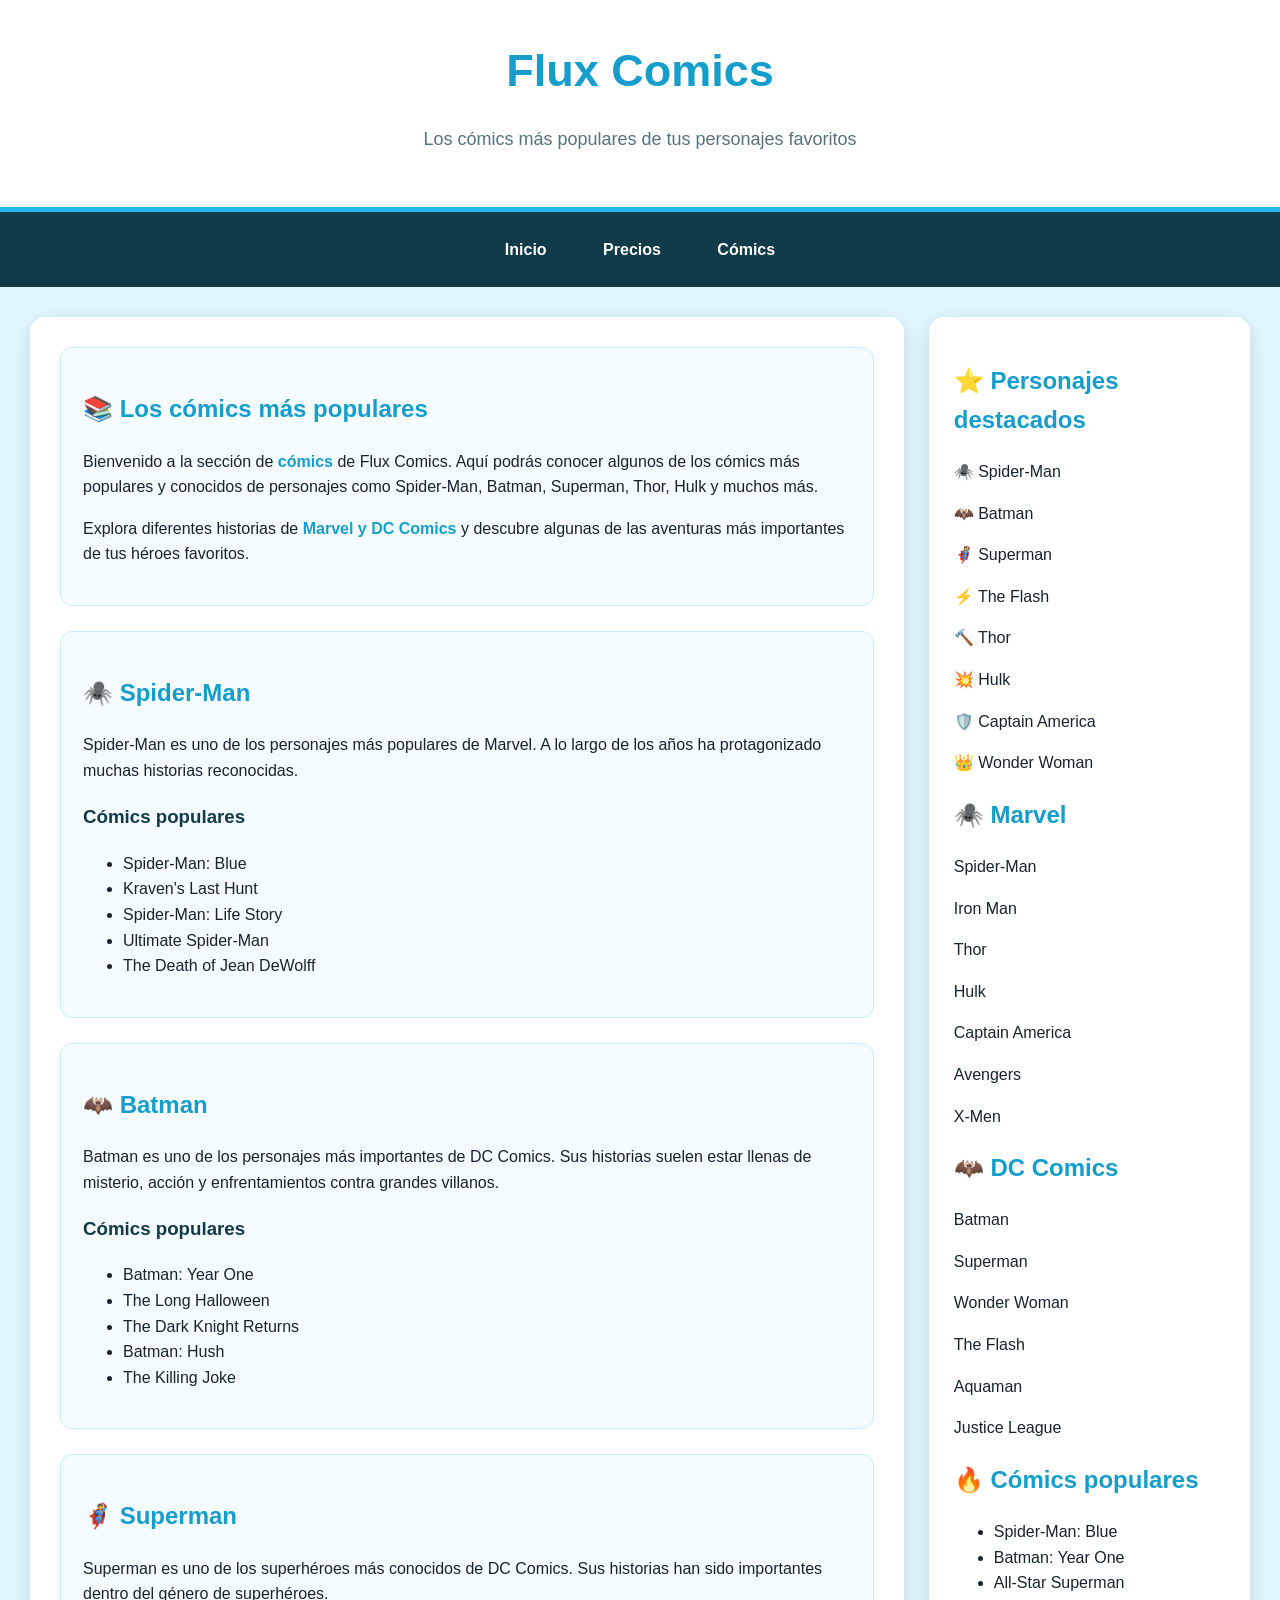
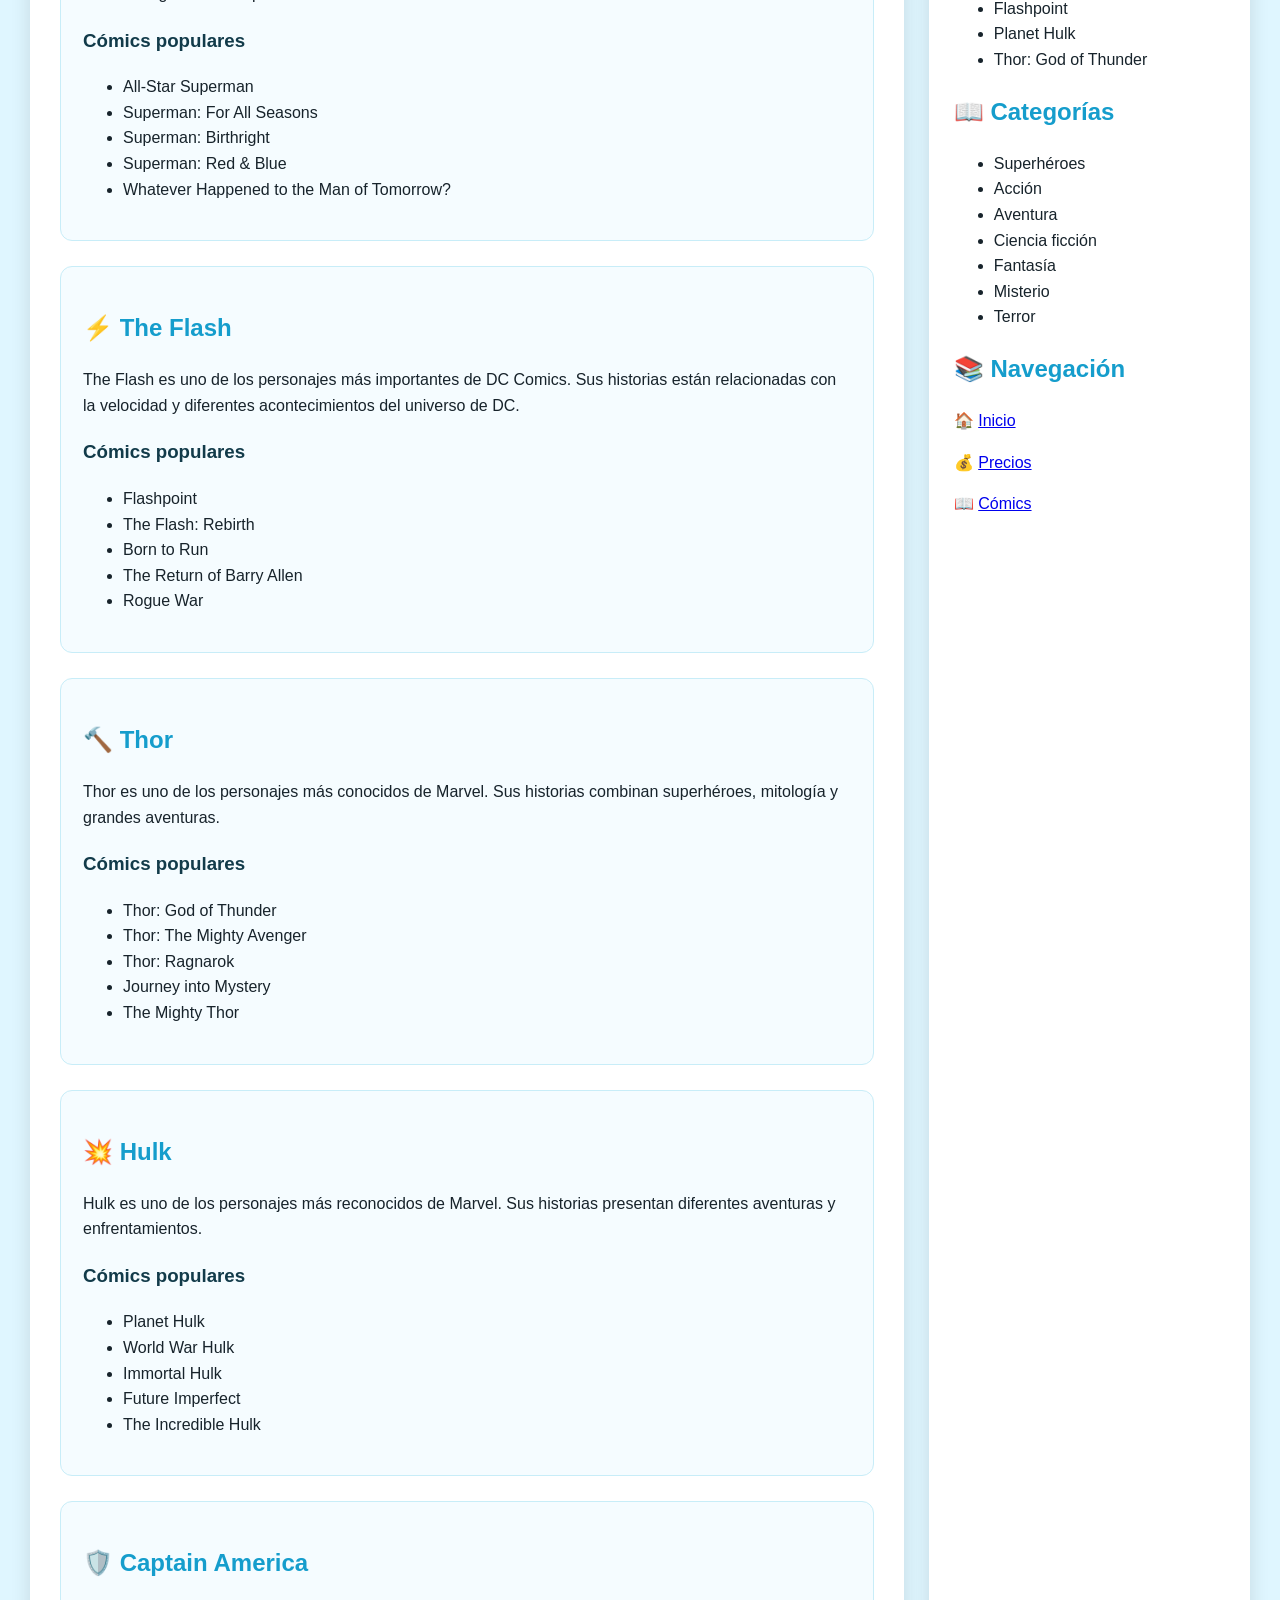
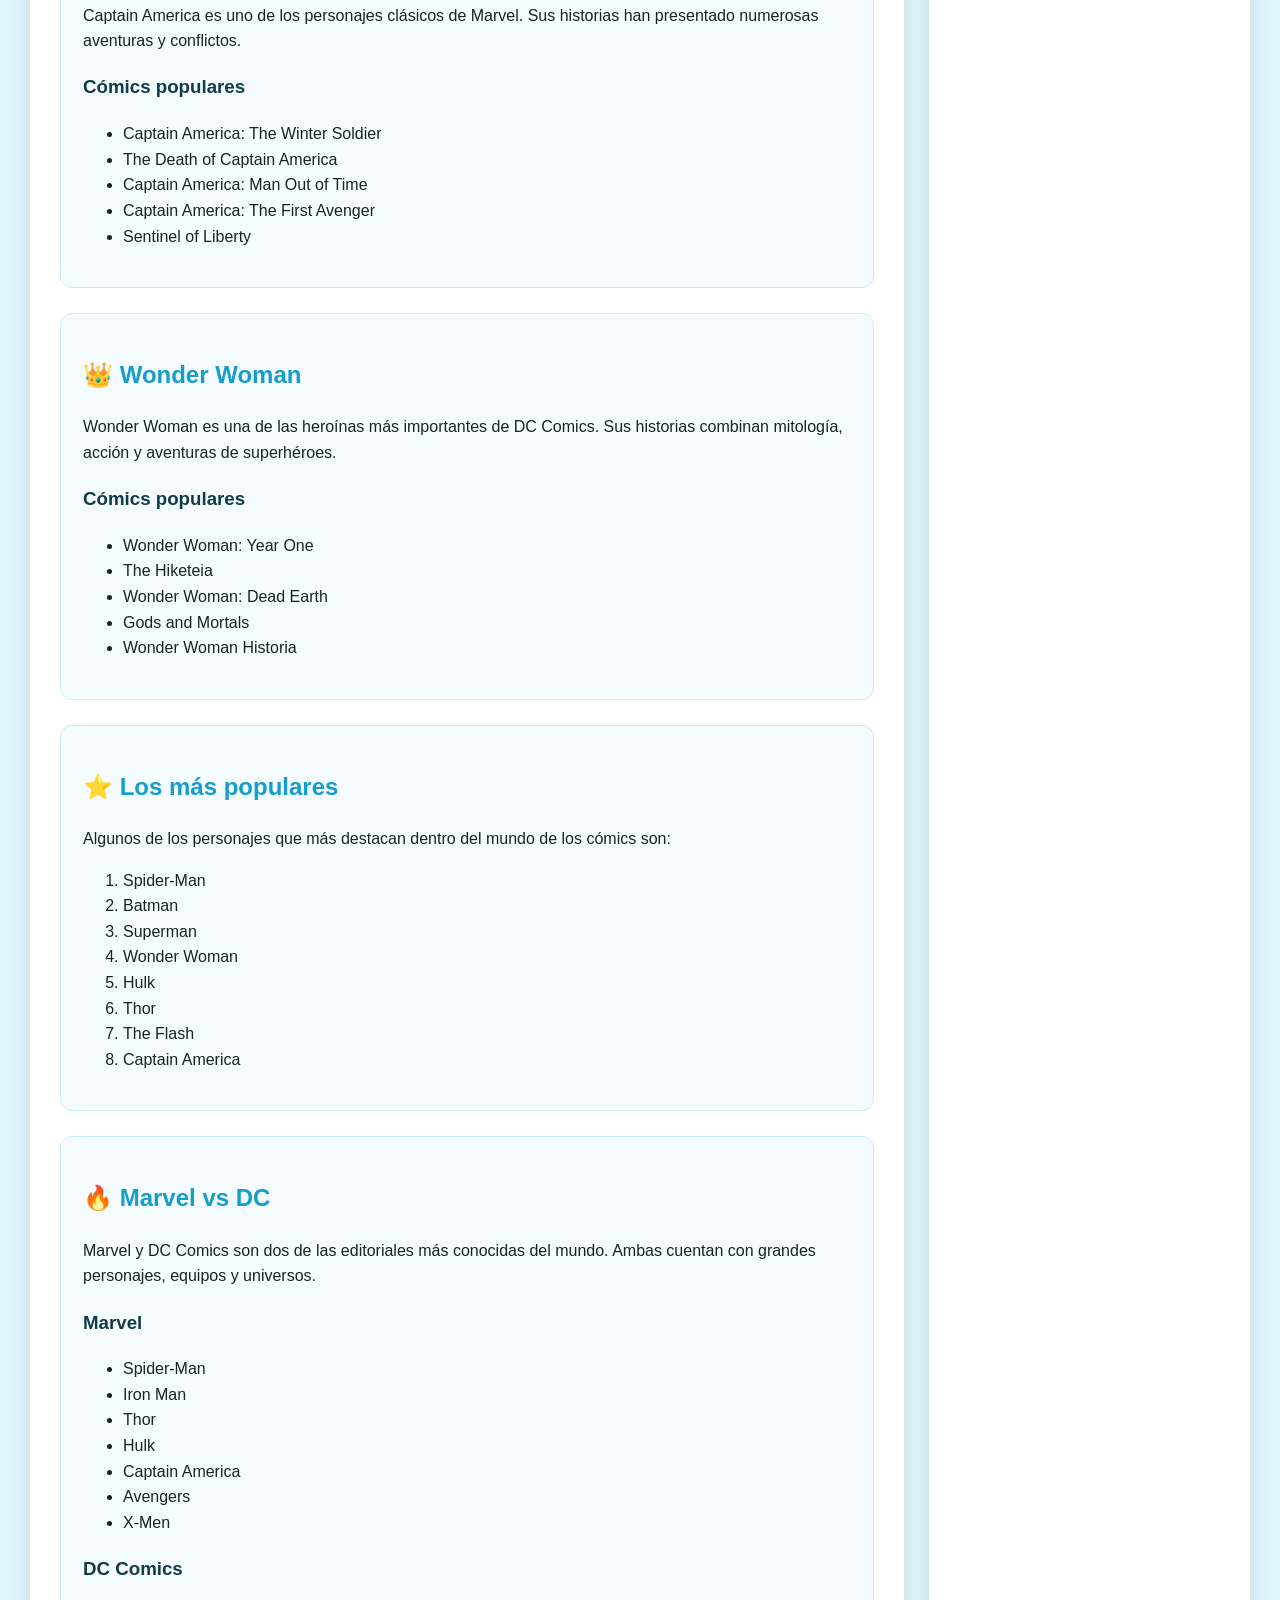
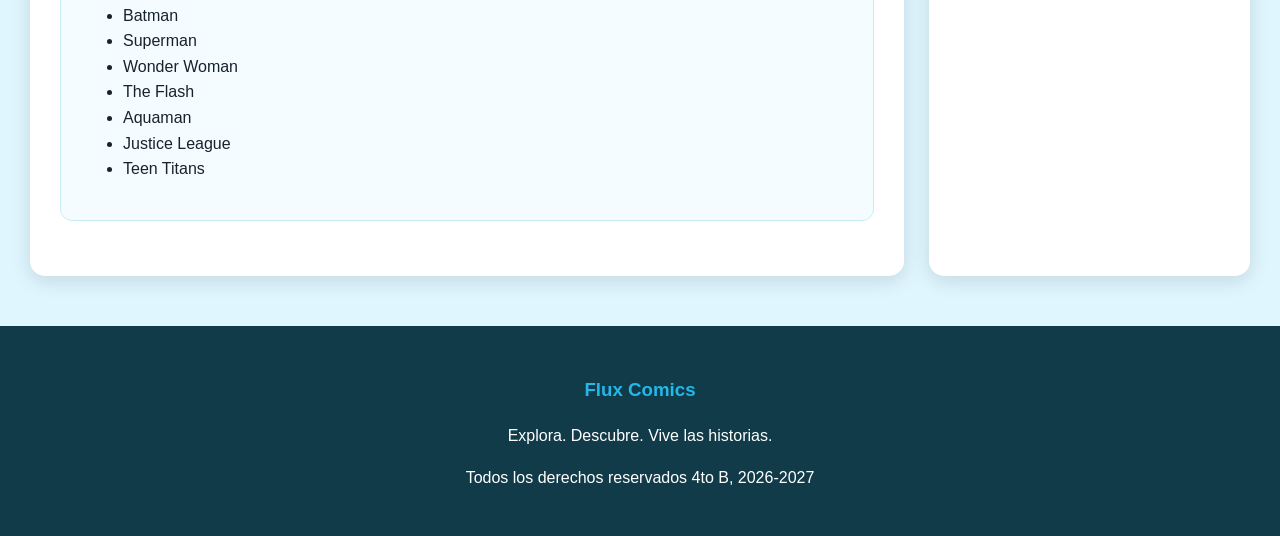
<file: comics.html>
<!DOCTYPE html>
<html lang="es">

<head>
    <meta charset="UTF-8">
    <meta name="viewport" content="width=device-width, initial-scale=1.0">
    <title>Flux Comics - Cómics</title>
    <link rel="stylesheet" href="estilo.css">
</head>

<body>

<header>
    <h1>Flux Comics</h1>
    <p>Los cómics más populares de tus personajes favoritos</p>
</header>

<nav>
    <ul>
        <li><a href="index.html">Inicio</a></li>
        <li><a href="precios.html">Precios</a></li>
        <li><a href="comics.html">Cómics</a></li>
    </ul>
</nav>

<div class="contenedor">

    <section>

        <article>
            <h2>📚 Los cómics más populares</h2>

            <p>
                Bienvenido a la sección de <strong>cómics</strong> de Flux Comics.
                Aquí podrás conocer algunos de los cómics más populares y conocidos
                de personajes como Spider-Man, Batman, Superman, Thor, Hulk y muchos más.
            </p>

            <p>
                Explora diferentes historias de <strong>Marvel y DC Comics</strong>
                y descubre algunas de las aventuras más importantes de tus héroes favoritos.
            </p>
        </article>


        <article>
            <h2>🕷️ Spider-Man</h2>

            <p>
                Spider-Man es uno de los personajes más populares de Marvel.
                A lo largo de los años ha protagonizado muchas historias reconocidas.
            </p>

            <h3>Cómics populares</h3>

            <ul>
                <li>Spider-Man: Blue</li>
                <li>Kraven's Last Hunt</li>
                <li>Spider-Man: Life Story</li>
                <li>Ultimate Spider-Man</li>
                <li>The Death of Jean DeWolff</li>
            </ul>
        </article>


        <article>
            <h2>🦇 Batman</h2>

            <p>
                Batman es uno de los personajes más importantes de DC Comics.
                Sus historias suelen estar llenas de misterio, acción y enfrentamientos
                contra grandes villanos.
            </p>

            <h3>Cómics populares</h3>

            <ul>
                <li>Batman: Year One</li>
                <li>The Long Halloween</li>
                <li>The Dark Knight Returns</li>
                <li>Batman: Hush</li>
                <li>The Killing Joke</li>
            </ul>
        </article>


        <article>
            <h2>🦸 Superman</h2>

            <p>
                Superman es uno de los superhéroes más conocidos de DC Comics.
                Sus historias han sido importantes dentro del género de superhéroes.
            </p>

            <h3>Cómics populares</h3>

            <ul>
                <li>All-Star Superman</li>
                <li>Superman: For All Seasons</li>
                <li>Superman: Birthright</li>
                <li>Superman: Red & Blue</li>
                <li>Whatever Happened to the Man of Tomorrow?</li>
            </ul>
        </article>


        <article>
            <h2>⚡ The Flash</h2>

            <p>
                The Flash es uno de los personajes más importantes de DC Comics.
                Sus historias están relacionadas con la velocidad y diferentes
                acontecimientos del universo de DC.
            </p>

            <h3>Cómics populares</h3>

            <ul>
                <li>Flashpoint</li>
                <li>The Flash: Rebirth</li>
                <li>Born to Run</li>
                <li>The Return of Barry Allen</li>
                <li>Rogue War</li>
            </ul>
        </article>


        <article>
            <h2>🔨 Thor</h2>

            <p>
                Thor es uno de los personajes más conocidos de Marvel.
                Sus historias combinan superhéroes, mitología y grandes aventuras.
            </p>

            <h3>Cómics populares</h3>

            <ul>
                <li>Thor: God of Thunder</li>
                <li>Thor: The Mighty Avenger</li>
                <li>Thor: Ragnarok</li>
                <li>Journey into Mystery</li>
                <li>The Mighty Thor</li>
            </ul>
        </article>


        <article>
            <h2>💥 Hulk</h2>

            <p>
                Hulk es uno de los personajes más reconocidos de Marvel.
                Sus historias presentan diferentes aventuras y enfrentamientos.
            </p>

            <h3>Cómics populares</h3>

            <ul>
                <li>Planet Hulk</li>
                <li>World War Hulk</li>
                <li>Immortal Hulk</li>
                <li>Future Imperfect</li>
                <li>The Incredible Hulk</li>
            </ul>
        </article>


        <article>
            <h2>🛡️ Captain America</h2>

            <p>
                Captain America es uno de los personajes clásicos de Marvel.
                Sus historias han presentado numerosas aventuras y conflictos.
            </p>

            <h3>Cómics populares</h3>

            <ul>
                <li>Captain America: The Winter Soldier</li>
                <li>The Death of Captain America</li>
                <li>Captain America: Man Out of Time</li>
                <li>Captain America: The First Avenger</li>
                <li>Sentinel of Liberty</li>
            </ul>
        </article>


        <article>
            <h2>👑 Wonder Woman</h2>

            <p>
                Wonder Woman es una de las heroínas más importantes de DC Comics.
                Sus historias combinan mitología, acción y aventuras de superhéroes.
            </p>

            <h3>Cómics populares</h3>

            <ul>
                <li>Wonder Woman: Year One</li>
                <li>The Hiketeia</li>
                <li>Wonder Woman: Dead Earth</li>
                <li>Gods and Mortals</li>
                <li>Wonder Woman Historia</li>
            </ul>
        </article>


        <article>
            <h2>⭐ Los más populares</h2>

            <p>
                Algunos de los personajes que más destacan dentro del mundo de los cómics son:
            </p>

            <ol>
                <li>Spider-Man</li>
                <li>Batman</li>
                <li>Superman</li>
                <li>Wonder Woman</li>
                <li>Hulk</li>
                <li>Thor</li>
                <li>The Flash</li>
                <li>Captain America</li>
            </ol>
        </article>


        <article>
            <h2>🔥 Marvel vs DC</h2>

            <p>
                Marvel y DC Comics son dos de las editoriales más conocidas del mundo.
                Ambas cuentan con grandes personajes, equipos y universos.
            </p>

            <h3>Marvel</h3>

            <ul>
                <li>Spider-Man</li>
                <li>Iron Man</li>
                <li>Thor</li>
                <li>Hulk</li>
                <li>Captain America</li>
                <li>Avengers</li>
                <li>X-Men</li>
            </ul>

            <h3>DC Comics</h3>

            <ul>
                <li>Batman</li>
                <li>Superman</li>
                <li>Wonder Woman</li>
                <li>The Flash</li>
                <li>Aquaman</li>
                <li>Justice League</li>
                <li>Teen Titans</li>
            </ul>
        </article>

    </section>


    <aside>

        <h2>⭐ Personajes destacados</h2>

        <p>🕷️ Spider-Man</p>
        <p>🦇 Batman</p>
        <p>🦸 Superman</p>
        <p>⚡ The Flash</p>
        <p>🔨 Thor</p>
        <p>💥 Hulk</p>
        <p>🛡️ Captain America</p>
        <p>👑 Wonder Woman</p>


        <h2>🕷️ Marvel</h2>

        <p>Spider-Man</p>
        <p>Iron Man</p>
        <p>Thor</p>
        <p>Hulk</p>
        <p>Captain America</p>
        <p>Avengers</p>
        <p>X-Men</p>


        <h2>🦇 DC Comics</h2>

        <p>Batman</p>
        <p>Superman</p>
        <p>Wonder Woman</p>
        <p>The Flash</p>
        <p>Aquaman</p>
        <p>Justice League</p>


        <h2>🔥 Cómics populares</h2>

        <ul>
            <li>Spider-Man: Blue</li>
            <li>Batman: Year One</li>
            <li>All-Star Superman</li>
            <li>Flashpoint</li>
            <li>Planet Hulk</li>
            <li>Thor: God of Thunder</li>
        </ul>


        <h2>📖 Categorías</h2>

        <ul>
            <li>Superhéroes</li>
            <li>Acción</li>
            <li>Aventura</li>
            <li>Ciencia ficción</li>
            <li>Fantasía</li>
            <li>Misterio</li>
            <li>Terror</li>
        </ul>


        <h2>📚 Navegación</h2>

        <p>🏠 <a href="index.html">Inicio</a></p>
        <p>💰 <a href="precios.html">Precios</a></p>
        <p>📖 <a href="comics.html">Cómics</a></p>

    </aside>

</div>


<footer>

    <h3>Flux Comics</h3>

    <p>Explora. Descubre. Vive las historias.</p>

    <p>Todos los derechos reservados 4to B, 2026-2027</p>

</footer>

</body>
</html>
</file>
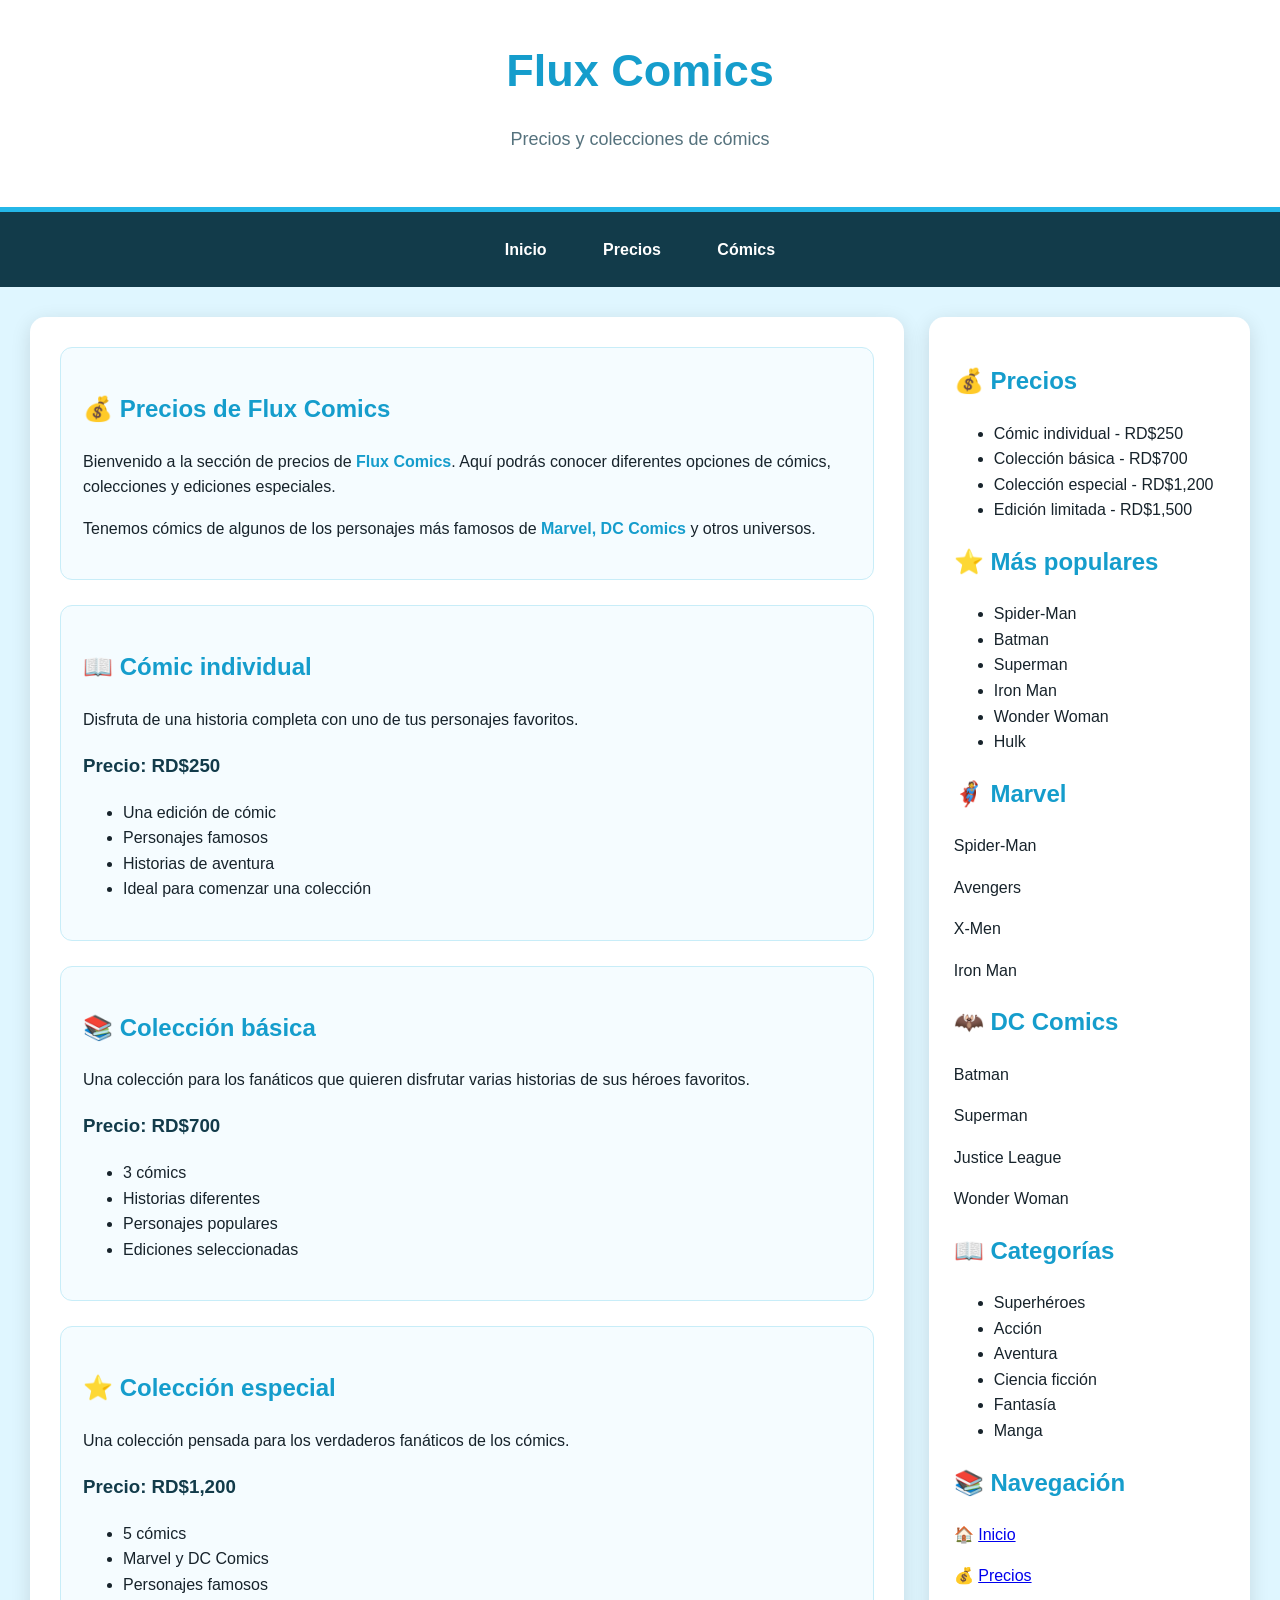
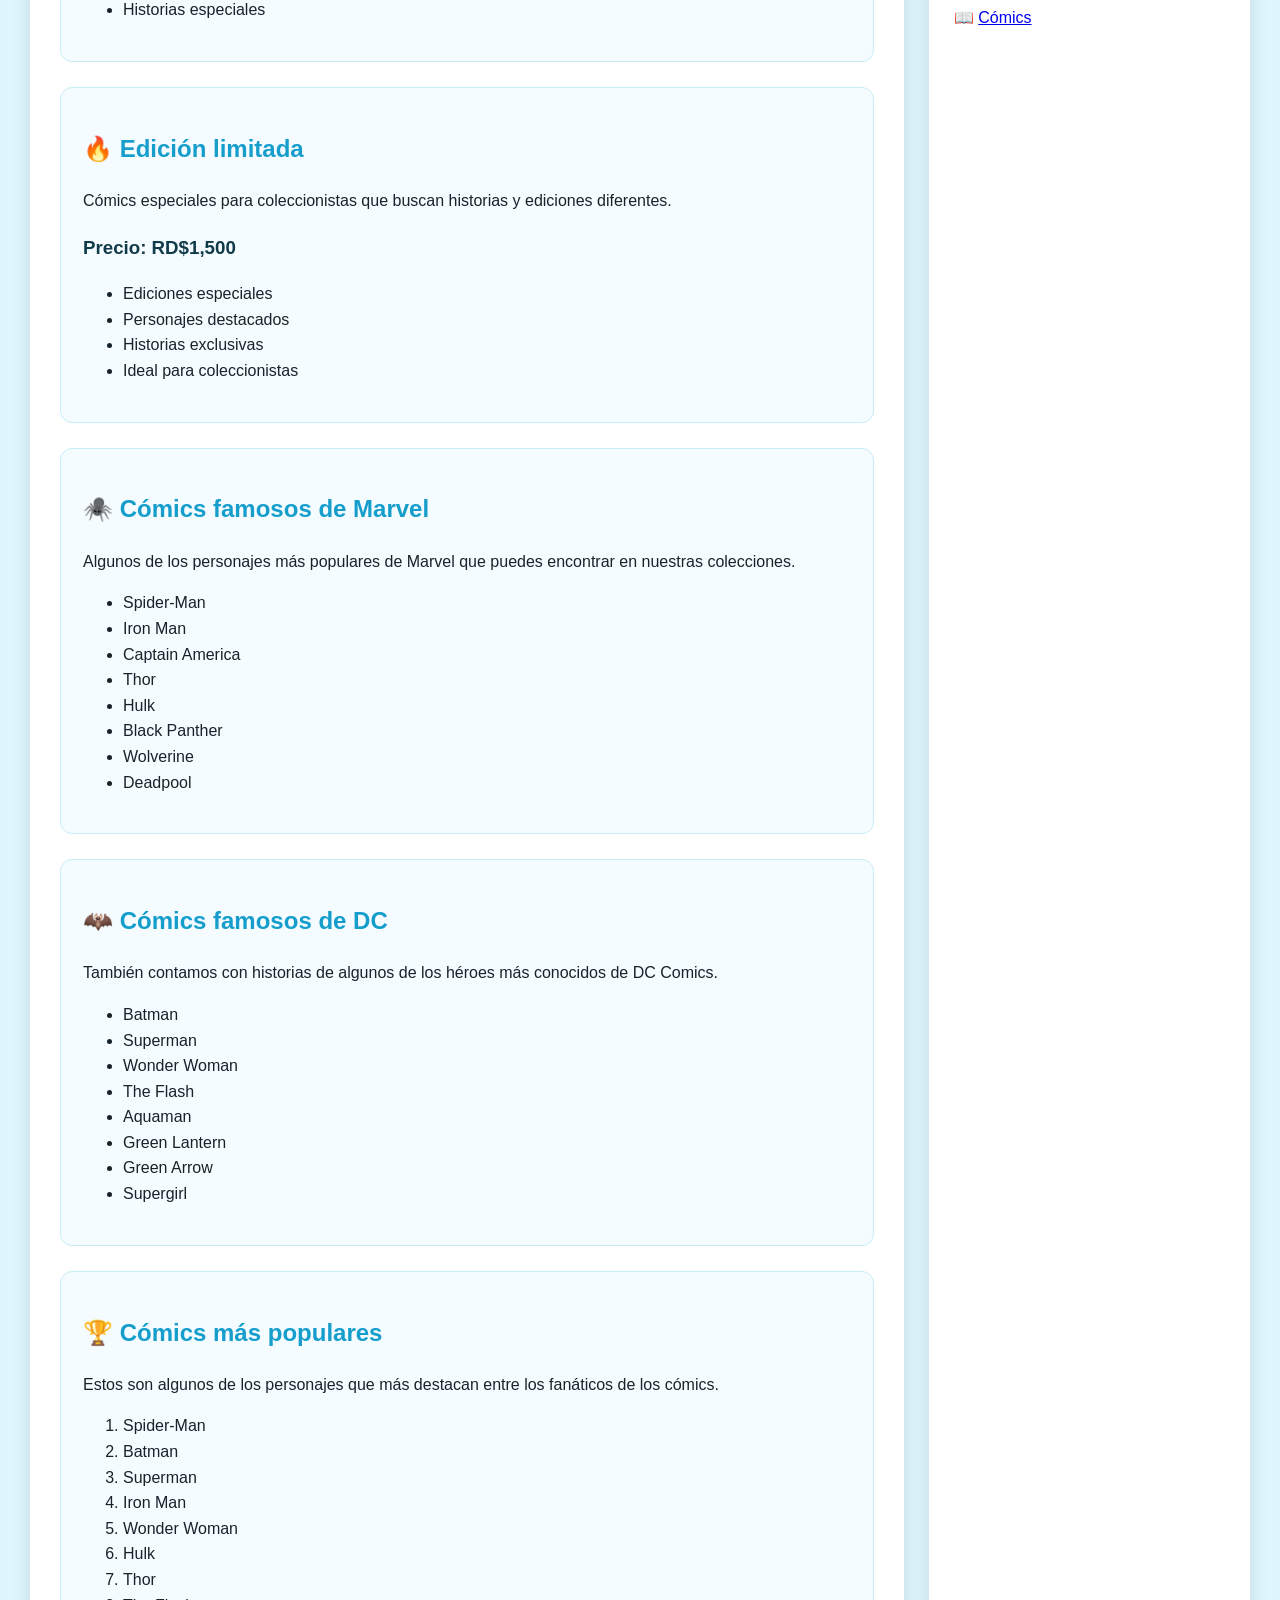
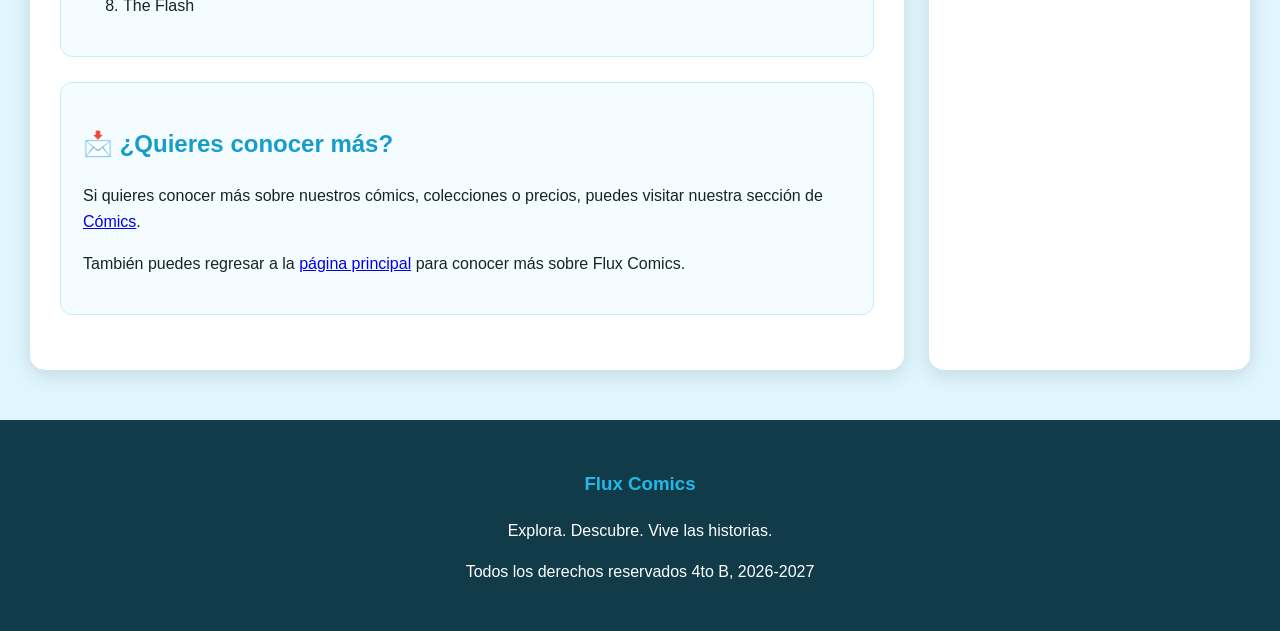
<file: precios.html>
<!DOCTYPE html>
<html lang="es">

<head>
    <meta charset="UTF-8">
    <meta name="viewport" content="width=device-width, initial-scale=1.0">
    <title>Flux Comics - Precios</title>
    <link rel="stylesheet" href="estilo.css">
</head>

<body>

<!-- Encabezado -->
<header>
    <h1>Flux Comics</h1>
    <p>Precios y colecciones de cómics</p>
</header>


<!-- Menú de navegación -->
<nav>
    <ul>
        <li><a href="index.html">Inicio</a></li>
        <li><a href="precios.html">Precios</a></li>
        <li><a href="comics.html">Cómics</a></li>
    </ul>
</nav>


<!-- Contenedor principal -->
<div class="contenedor">

    <!-- Contenido principal -->
    <section>

        <!-- Bienvenida -->
        <article>
            <h2>💰 Precios de Flux Comics</h2>

            <p>
                Bienvenido a la sección de precios de
                <strong>Flux Comics</strong>. Aquí podrás conocer
                diferentes opciones de cómics, colecciones y
                ediciones especiales.
            </p>

            <p>
                Tenemos cómics de algunos de los personajes más
                famosos de <strong>Marvel, DC Comics</strong> y
                otros universos.
            </p>
        </article>


        <!-- Cómic individual -->
        <article>
            <h2>📖 Cómic individual</h2>

            <p>
                Disfruta de una historia completa con uno de tus
                personajes favoritos.
            </p>

            <h3>Precio: RD$250</h3>

            <ul>
                <li>Una edición de cómic</li>
                <li>Personajes famosos</li>
                <li>Historias de aventura</li>
                <li>Ideal para comenzar una colección</li>
            </ul>
        </article>


        <!-- Colección básica -->
        <article>
            <h2>📚 Colección básica</h2>

            <p>
                Una colección para los fanáticos que quieren
                disfrutar varias historias de sus héroes favoritos.
            </p>

            <h3>Precio: RD$700</h3>

            <ul>
                <li>3 cómics</li>
                <li>Historias diferentes</li>
                <li>Personajes populares</li>
                <li>Ediciones seleccionadas</li>
            </ul>
        </article>


        <!-- Colección especial -->
        <article>
            <h2>⭐ Colección especial</h2>

            <p>
                Una colección pensada para los verdaderos fanáticos
                de los cómics.
            </p>

            <h3>Precio: RD$1,200</h3>

            <ul>
                <li>5 cómics</li>
                <li>Marvel y DC Comics</li>
                <li>Personajes famosos</li>
                <li>Historias especiales</li>
            </ul>
        </article>


        <!-- Edición limitada -->
        <article>
            <h2>🔥 Edición limitada</h2>

            <p>
                Cómics especiales para coleccionistas que buscan
                historias y ediciones diferentes.
            </p>

            <h3>Precio: RD$1,500</h3>

            <ul>
                <li>Ediciones especiales</li>
                <li>Personajes destacados</li>
                <li>Historias exclusivas</li>
                <li>Ideal para coleccionistas</li>
            </ul>
        </article>


        <!-- Marvel -->
        <article>
            <h2>🕷️ Cómics famosos de Marvel</h2>

            <p>
                Algunos de los personajes más populares de Marvel
                que puedes encontrar en nuestras colecciones.
            </p>

            <ul>
                <li>Spider-Man</li>
                <li>Iron Man</li>
                <li>Captain America</li>
                <li>Thor</li>
                <li>Hulk</li>
                <li>Black Panther</li>
                <li>Wolverine</li>
                <li>Deadpool</li>
            </ul>
        </article>


        <!-- DC -->
        <article>
            <h2>🦇 Cómics famosos de DC</h2>

            <p>
                También contamos con historias de algunos de los
                héroes más conocidos de DC Comics.
            </p>

            <ul>
                <li>Batman</li>
                <li>Superman</li>
                <li>Wonder Woman</li>
                <li>The Flash</li>
                <li>Aquaman</li>
                <li>Green Lantern</li>
                <li>Green Arrow</li>
                <li>Supergirl</li>
            </ul>
        </article>


        <!-- Personajes populares -->
        <article>
            <h2>🏆 Cómics más populares</h2>

            <p>
                Estos son algunos de los personajes que más destacan
                entre los fanáticos de los cómics.
            </p>

            <ol>
                <li>Spider-Man</li>
                <li>Batman</li>
                <li>Superman</li>
                <li>Iron Man</li>
                <li>Wonder Woman</li>
                <li>Hulk</li>
                <li>Thor</li>
                <li>The Flash</li>
            </ol>
        </article>


        <!-- Contacto -->
        <article>
            <h2>📩 ¿Quieres conocer más?</h2>

            <p>
                Si quieres conocer más sobre nuestros cómics,
                colecciones o precios, puedes visitar nuestra
                sección de <a href="comics.html">Cómics</a>.
            </p>

            <p>
                También puedes regresar a la
                <a href="index.html">página principal</a>
                para conocer más sobre Flux Comics.
            </p>
        </article>

    </section>


    <!-- Barra lateral -->
    <aside>

        <h2>💰 Precios</h2>

        <ul>
            <li>Cómic individual - RD$250</li>
            <li>Colección básica - RD$700</li>
            <li>Colección especial - RD$1,200</li>
            <li>Edición limitada - RD$1,500</li>
        </ul>


        <h2>⭐ Más populares</h2>

        <ul>
            <li>Spider-Man</li>
            <li>Batman</li>
            <li>Superman</li>
            <li>Iron Man</li>
            <li>Wonder Woman</li>
            <li>Hulk</li>
        </ul>


        <h2>🦸 Marvel</h2>

        <p>Spider-Man</p>
        <p>Avengers</p>
        <p>X-Men</p>
        <p>Iron Man</p>


        <h2>🦇 DC Comics</h2>

        <p>Batman</p>
        <p>Superman</p>
        <p>Justice League</p>
        <p>Wonder Woman</p>


        <h2>📖 Categorías</h2>

        <ul>
            <li>Superhéroes</li>
            <li>Acción</li>
            <li>Aventura</li>
            <li>Ciencia ficción</li>
            <li>Fantasía</li>
            <li>Manga</li>
        </ul>


        <h2>📚 Navegación</h2>

        <p>
            🏠 <a href="index.html">Inicio</a>
        </p>

        <p>
            💰 <a href="precios.html">Precios</a>
        </p>

        <p>
            📖 <a href="comics.html">Cómics</a>
        </p>

    </aside>

</div>


<!-- Pie de página -->
<footer>

    <h3>Flux Comics</h3>

    <p>
        Explora. Descubre. Vive las historias.
    </p>

    <p>
        Todos los derechos reservados 4to B, 2026-2027
    </p>

</footer>

</body>
</html>
</file>
<file: estilo.css>
* {
    box-sizing: border-box;
}

body {
    font-family: Arial, sans-serif;
    margin: 0;
    padding: 0;
    background-color: #dff6ff;
    color: #17232b;
    line-height: 1.6;
}

header {
    background-color: white;
    text-align: center;
    padding: 35px 20px;
    border-bottom: 5px solid #24b7e8;
}

header h1 {
    margin: 0;
    color: #159dcc;
    font-size: 45px;
}

header p {
    color: #55727d;
    font-size: 18px;
}

nav {
    background-color: #123b4a;
    padding: 15px;
}

nav ul {
    list-style: none;
    margin: 0;
    padding: 0;
    text-align: center;
}

nav ul li {
    display: inline-block;
    margin: 0 8px;
}

nav ul li a {
    color: white;
    text-decoration: none;
    padding: 10px 18px;
    display: inline-block;
    border-radius: 20px;
    font-weight: bold;
}

nav ul li a:hover {
    background-color: #24b7e8;
}

.contenedor {
    display: flex;
    flex-wrap: wrap;
    gap: 25px;
    padding: 30px;
    max-width: 1400px;
    margin: auto;
}

.contenedor section {
    flex: 3;
    min-width: 300px;
    background-color: white;
    padding: 30px;
    border-radius: 15px;
    box-shadow: 0 5px 20px rgba(0, 0, 0, 0.12);
}

.contenedor aside {
    flex: 1;
    min-width: 260px;
    background-color: white;
    padding: 25px;
    border-radius: 15px;
    box-shadow: 0 5px 20px rgba(0, 0, 0, 0.12);
}

section h2,
aside h2 {
    color: #159dcc;
}

article {
    background-color: #f5fcff;
    margin-bottom: 25px;
    padding: 22px;
    border-radius: 12px;
    border: 1px solid #c8edf8;
}

article h3 {
    color: #123b4a;
}

article strong {
    color: #159dcc;
}

img {
    max-width: 100%;
    height: auto;
    display: block;
    margin: auto;
    border-radius: 12px;
}

figure {
    margin: 0;
    text-align: center;
}

figcaption {
    margin-top: 10px;
    color: #55727d;
}

form {
    background-color: #eefaff;
    padding: 20px;
    border-radius: 12px;
}

label {
    font-weight: bold;
    color: #123b4a;
}

input[type="text"],
input[type="email"],
textarea {
    width: 100%;
    padding: 12px;
    margin-top: 5px;
    border: 2px solid #b9e6f3;
    border-radius: 8px;
    font-family: Arial, sans-serif;
}

input[type="submit"] {
    background-color: #159dcc;
    color: white;
    border: none;
    padding: 12px 25px;
    border-radius: 25px;
    font-size: 16px;
    font-weight: bold;
    cursor: pointer;
}

input[type="submit"]:hover {
    background-color: #123b4a;
}

dl {
    background-color: #f5fcff;
    padding: 15px;
    border-radius: 10px;
}

dt {
    color: #159dcc;
    font-weight: bold;
}

dd {
    margin-bottom: 10px;
}

footer {
    background-color: #123b4a;
    color: white;
    text-align: center;
    padding: 30px 20px;
    margin-top: 20px;
}

footer h3 {
    color: #24b7e8;
}

@media (max-width: 768px) {

    header h1 {
        font-size: 32px;
    }

    nav ul li {
        display: block;
        margin: 5px 0;
    }

    nav ul li a {
        width: 100%;
    }

    .contenedor {
        padding: 15px;
        flex-direction: column;
    }

    .contenedor section,
    .contenedor aside {
        width: 100%;
    }
}
</file>
